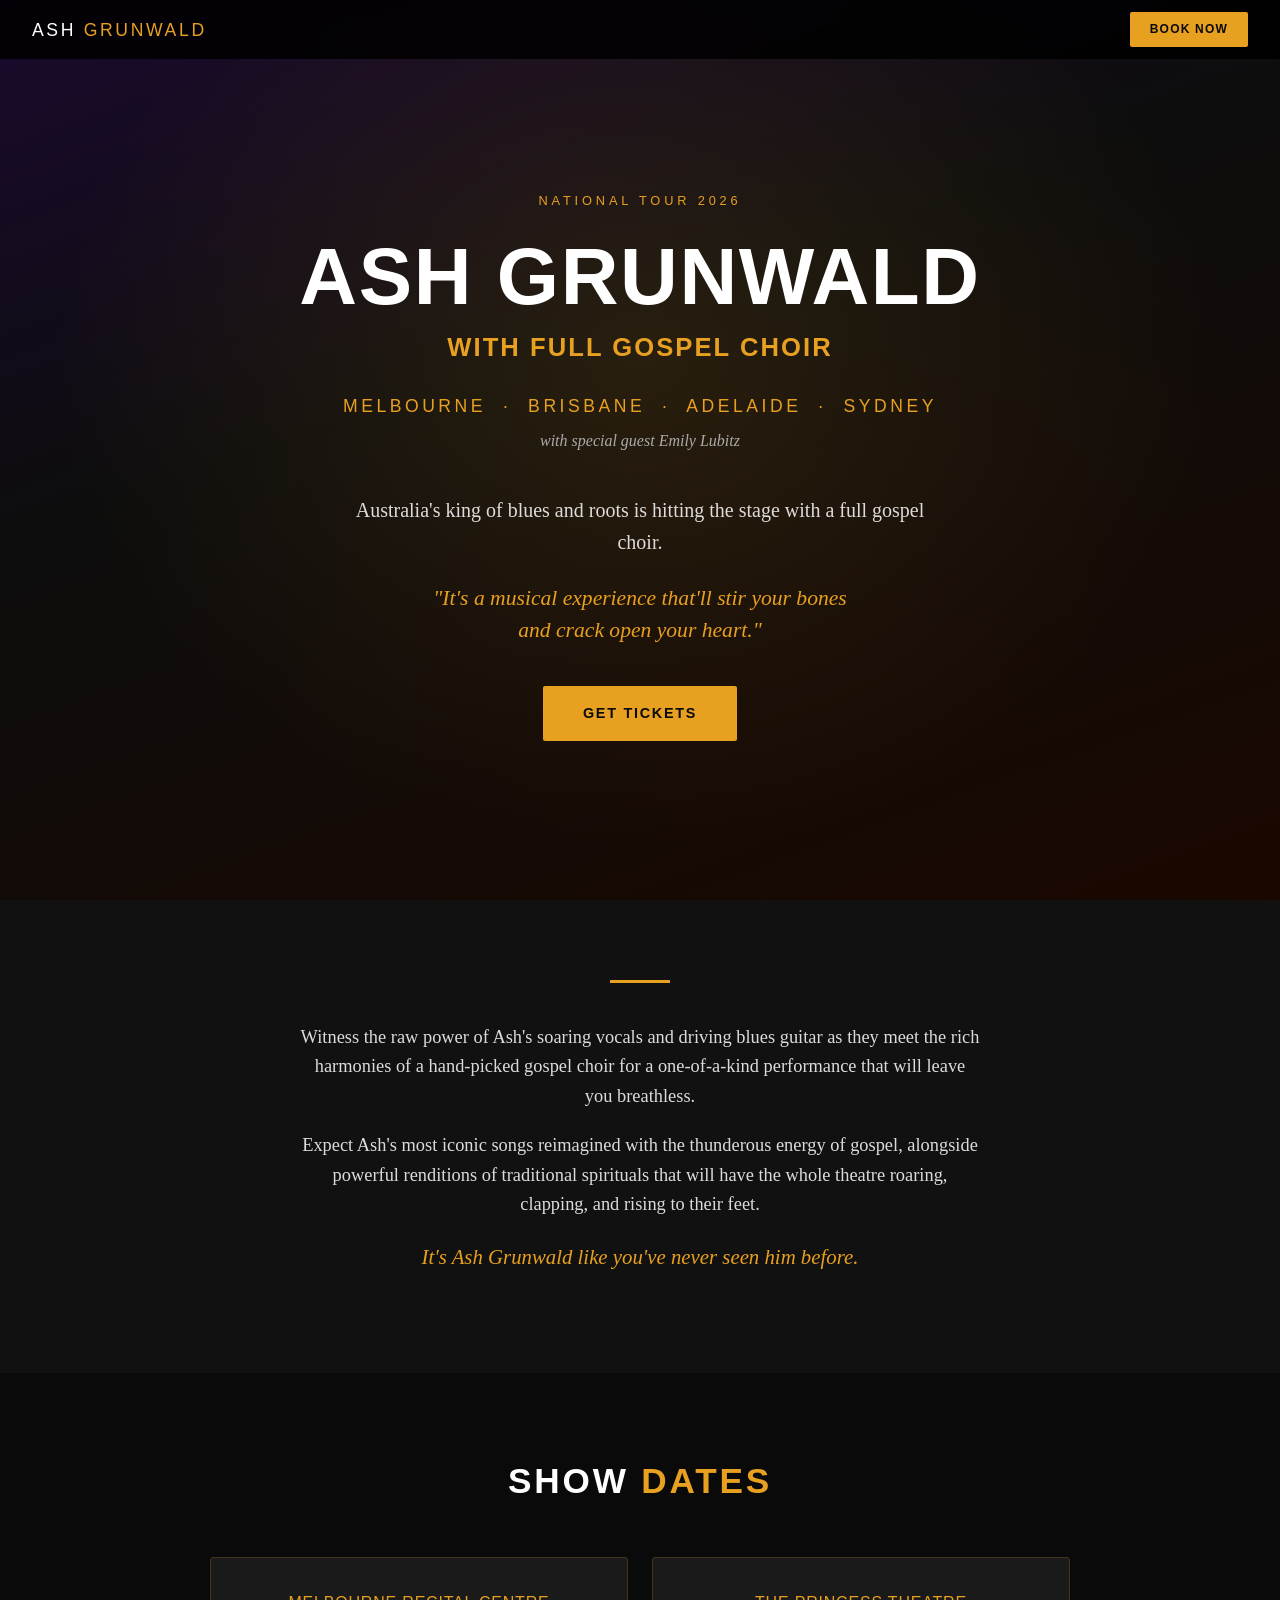
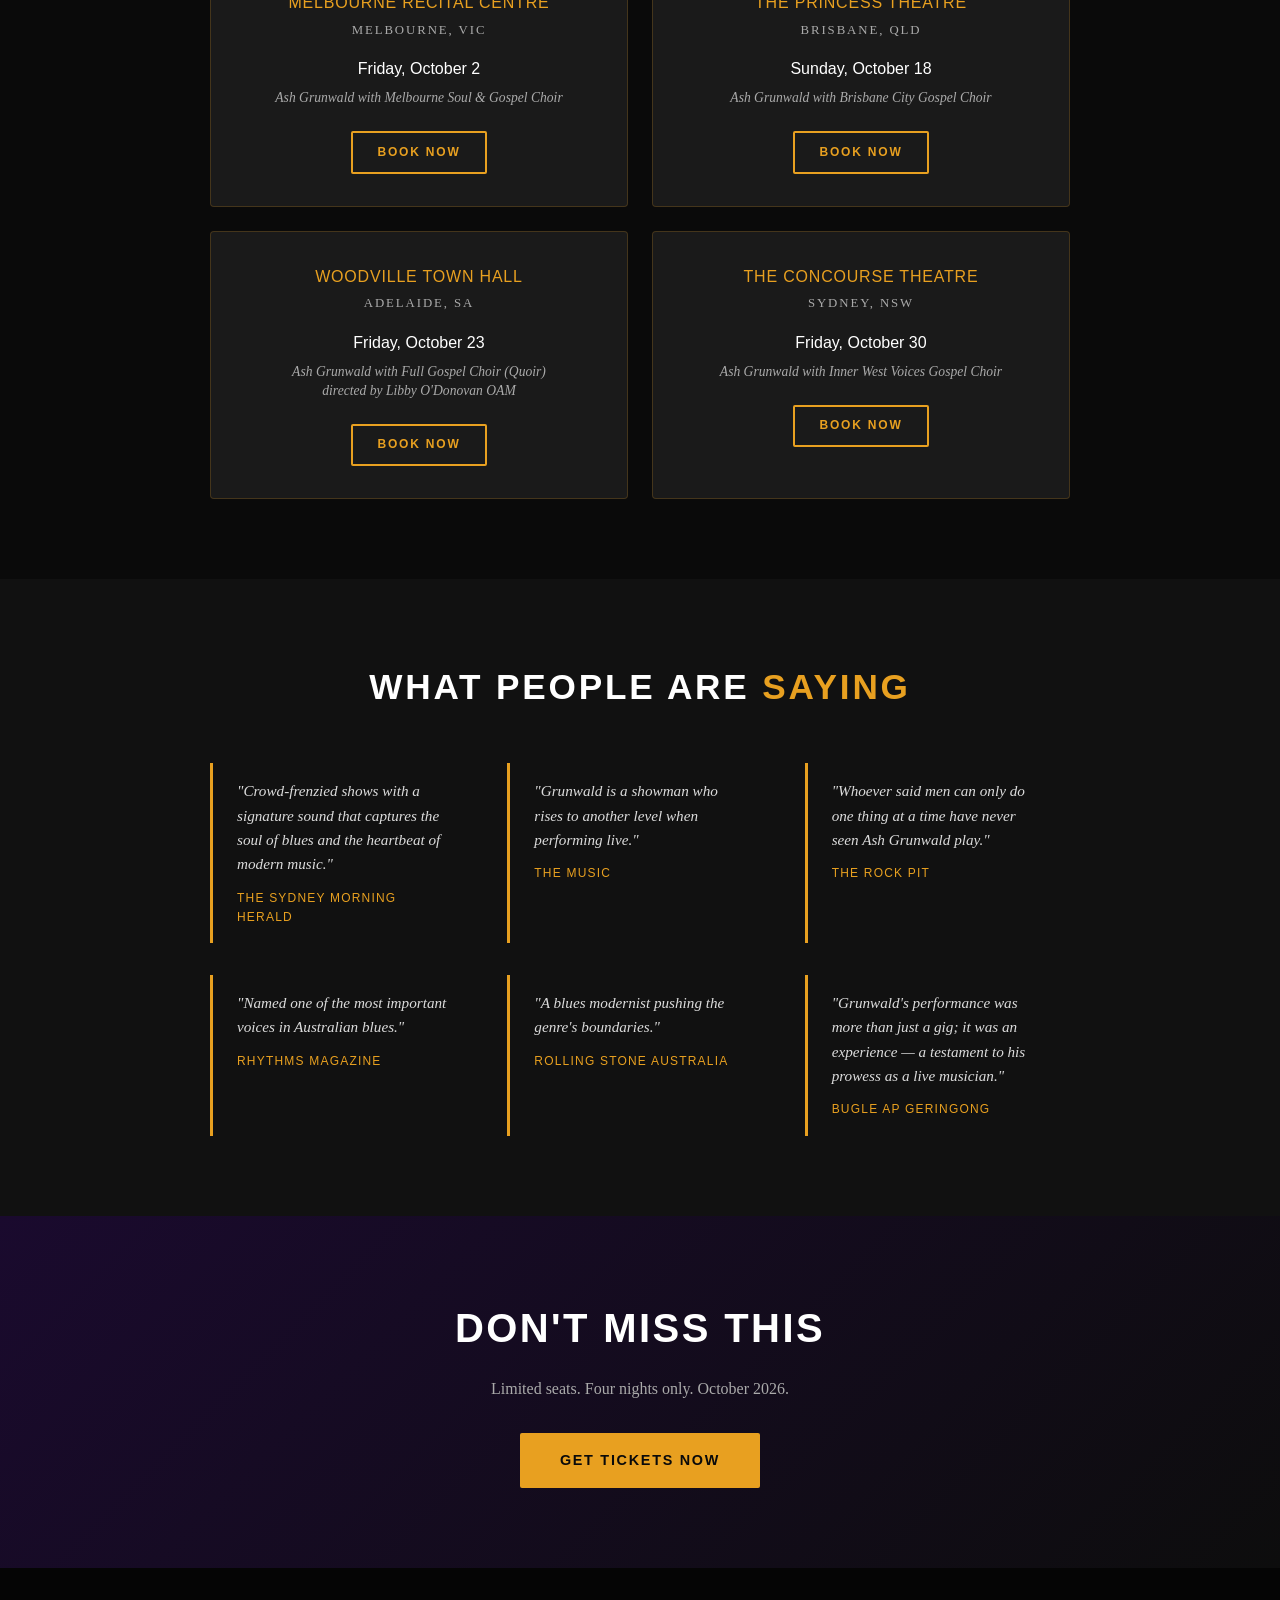
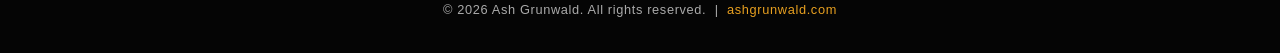
<file: gospel-tour/index.html>
<!DOCTYPE html>
<html lang="en">
<head>
  <meta charset="UTF-8" />
  <meta name="viewport" content="width=device-width, initial-scale=1.0" />
  <title>Ash Grunwald — National Tour with Full Gospel Choir 2026</title>
  <meta name="description" content="Ash Grunwald National Tour with Full Gospel Choir — Melbourne, Brisbane, Adelaide, Sydney. October 2026. With special guest Emily Lubitz." />
  <meta property="og:title" content="Ash Grunwald — National Tour with Full Gospel Choir 2026" />
  <meta property="og:description" content="Australia's king of blues and roots is hitting the stage with a full gospel choir. Melbourne. Brisbane. Adelaide. Sydney." />
  <meta property="og:type" content="website" />
  <style>
    *, *::before, *::after { box-sizing: border-box; margin: 0; padding: 0; }

    :root {
      --gold: #e8a020;
      --white: #ffffff;
      --black: #0a0a0a;
      --dark: #111111;
      --mid: #1a1a1a;
      --text-muted: #aaaaaa;
    }

    html { scroll-behavior: smooth; }

    body {
      font-family: 'Georgia', 'Times New Roman', serif;
      background: var(--black);
      color: var(--white);
      line-height: 1.6;
    }

    /* NAV */
    nav {
      position: fixed;
      top: 0; left: 0; right: 0;
      z-index: 100;
      background: rgba(0,0,0,0.85);
      backdrop-filter: blur(8px);
      display: flex;
      align-items: center;
      justify-content: space-between;
      padding: 0.75rem 2rem;
    }
    nav .logo {
      font-family: 'Arial Black', sans-serif;
      font-size: 1.1rem;
      letter-spacing: 0.15em;
      text-transform: uppercase;
      color: var(--white);
      text-decoration: none;
    }
    nav .logo span { color: var(--gold); }
    nav a.nav-cta {
      background: var(--gold);
      color: var(--black);
      font-family: 'Arial Black', sans-serif;
      font-size: 0.75rem;
      letter-spacing: 0.1em;
      text-transform: uppercase;
      text-decoration: none;
      padding: 0.5rem 1.25rem;
      border-radius: 2px;
      font-weight: 900;
    }

    /* HERO */
    .hero {
      position: relative;
      min-height: 100vh;
      display: flex;
      align-items: center;
      justify-content: center;
      text-align: center;
      overflow: hidden;
      padding: 6rem 1.5rem 4rem;
    }
    .hero-bg {
      position: absolute;
      inset: 0;
      background: linear-gradient(160deg, #1a0a2e 0%, #0d0d0d 40%, #1a0800 100%);
    }
    .hero-bg::after {
      content: '';
      position: absolute;
      inset: 0;
      background: radial-gradient(ellipse at 50% 40%, rgba(232,160,32,0.12) 0%, transparent 65%);
    }
    .hero-content {
      position: relative;
      z-index: 2;
      max-width: 780px;
    }
    .hero-eyebrow {
      font-family: 'Arial', sans-serif;
      font-size: 0.8rem;
      letter-spacing: 0.3em;
      text-transform: uppercase;
      color: var(--gold);
      margin-bottom: 1.5rem;
    }
    .hero h1 {
      font-family: 'Arial Black', 'Impact', sans-serif;
      font-size: clamp(2.4rem, 7vw, 5rem);
      line-height: 1.05;
      text-transform: uppercase;
      letter-spacing: 0.02em;
      margin-bottom: 0.5rem;
    }
    .hero h2 {
      font-family: 'Arial Black', sans-serif;
      font-size: clamp(1rem, 3vw, 1.6rem);
      font-weight: 900;
      text-transform: uppercase;
      letter-spacing: 0.08em;
      color: var(--gold);
      margin-bottom: 1.5rem;
    }
    .hero-cities {
      font-family: 'Arial', sans-serif;
      font-size: clamp(0.9rem, 2vw, 1.1rem);
      letter-spacing: 0.2em;
      text-transform: uppercase;
      color: var(--gold);
      margin-bottom: 0.5rem;
    }
    .hero-guest {
      font-style: italic;
      color: var(--text-muted);
      font-size: 1rem;
      margin-bottom: 2.5rem;
    }
    .hero-tagline {
      font-size: clamp(1rem, 2.5vw, 1.25rem);
      color: rgba(255,255,255,0.85);
      max-width: 600px;
      margin: 0 auto 1.5rem;
    }
    .hero-quote {
      font-style: italic;
      font-size: clamp(1.05rem, 2.5vw, 1.35rem);
      color: var(--gold);
      margin-bottom: 2.5rem;
      line-height: 1.5;
    }
    .btn-primary {
      display: inline-block;
      background: var(--gold);
      color: var(--black);
      font-family: 'Arial Black', sans-serif;
      font-size: 0.9rem;
      font-weight: 900;
      letter-spacing: 0.12em;
      text-transform: uppercase;
      text-decoration: none;
      padding: 1rem 2.5rem;
      border-radius: 2px;
      transition: background 0.2s, transform 0.15s;
    }
    .btn-primary:hover { background: #f5b030; transform: translateY(-2px); }

    /* SECTION SHARED */
    section { padding: 5rem 1.5rem; }
    .container { max-width: 860px; margin: 0 auto; }
    .section-title {
      font-family: 'Arial Black', sans-serif;
      font-size: clamp(1.4rem, 4vw, 2.2rem);
      text-transform: uppercase;
      letter-spacing: 0.08em;
      text-align: center;
      margin-bottom: 3rem;
    }
    .section-title span { color: var(--gold); }

    /* DESCRIPTION */
    .description {
      background: var(--dark);
    }
    .description p {
      font-size: clamp(1rem, 2vw, 1.15rem);
      color: rgba(255,255,255,0.85);
      text-align: center;
      max-width: 680px;
      margin: 0 auto 1.25rem;
    }
    .description p.highlight {
      font-style: italic;
      color: var(--gold);
      font-size: clamp(1.05rem, 2.5vw, 1.3rem);
    }

    /* SHOWS */
    .shows { background: var(--black); }
    .shows-grid {
      display: grid;
      grid-template-columns: repeat(auto-fit, minmax(280px, 1fr));
      gap: 1.5rem;
    }
    .show-card {
      background: var(--mid);
      border: 1px solid rgba(232,160,32,0.2);
      border-radius: 4px;
      padding: 2rem 1.5rem;
      text-align: center;
      transition: border-color 0.2s, transform 0.15s;
    }
    .show-card:hover { border-color: var(--gold); transform: translateY(-3px); }
    .show-venue {
      font-family: 'Arial Black', sans-serif;
      font-size: 1rem;
      text-transform: uppercase;
      letter-spacing: 0.05em;
      color: var(--gold);
      margin-bottom: 0.25rem;
    }
    .show-city {
      font-size: 0.8rem;
      letter-spacing: 0.15em;
      text-transform: uppercase;
      color: var(--text-muted);
      margin-bottom: 1rem;
    }
    .show-date {
      font-family: 'Arial', sans-serif;
      font-size: 1rem;
      color: var(--white);
      margin-bottom: 0.4rem;
    }
    .show-choir {
      font-size: 0.85rem;
      color: var(--text-muted);
      font-style: italic;
      margin-bottom: 1.5rem;
      line-height: 1.4;
    }
    .btn-book {
      display: inline-block;
      background: transparent;
      color: var(--gold);
      border: 2px solid var(--gold);
      font-family: 'Arial Black', sans-serif;
      font-size: 0.75rem;
      font-weight: 900;
      letter-spacing: 0.15em;
      text-transform: uppercase;
      text-decoration: none;
      padding: 0.6rem 1.5rem;
      border-radius: 2px;
      transition: background 0.2s, color 0.2s;
    }
    .btn-book:hover { background: var(--gold); color: var(--black); }

    /* QUOTES */
    .quotes { background: var(--dark); }
    .quotes-grid {
      display: grid;
      grid-template-columns: repeat(auto-fit, minmax(240px, 1fr));
      gap: 2rem;
    }
    .quote-card {
      border-left: 3px solid var(--gold);
      padding: 1rem 1.5rem;
    }
    .quote-text {
      font-style: italic;
      font-size: 0.95rem;
      color: rgba(255,255,255,0.85);
      margin-bottom: 0.75rem;
      line-height: 1.6;
    }
    .quote-source {
      font-family: 'Arial', sans-serif;
      font-size: 0.75rem;
      letter-spacing: 0.1em;
      text-transform: uppercase;
      color: var(--gold);
    }

    /* CTA */
    .cta-section {
      background: linear-gradient(135deg, #1a0a2e 0%, #0d0d0d 100%);
      text-align: center;
    }
    .cta-section h2 {
      font-family: 'Arial Black', sans-serif;
      font-size: clamp(1.5rem, 4vw, 2.5rem);
      text-transform: uppercase;
      letter-spacing: 0.06em;
      margin-bottom: 1rem;
    }
    .cta-section p {
      color: var(--text-muted);
      margin-bottom: 2rem;
      font-size: 1rem;
    }

    /* FOOTER */
    footer {
      background: #050505;
      text-align: center;
      padding: 2rem 1.5rem;
      font-family: 'Arial', sans-serif;
      font-size: 0.8rem;
      color: var(--text-muted);
      letter-spacing: 0.05em;
    }
    footer a { color: var(--gold); text-decoration: none; }

    /* DIVIDER */
    .divider {
      width: 60px;
      height: 3px;
      background: var(--gold);
      margin: 0 auto 2.5rem;
    }

    @media (max-width: 600px) {
      nav { padding: 0.75rem 1rem; }
      .shows-grid { grid-template-columns: 1fr; }
    }
  </style>
</head>
<body>

  <!-- NAV -->
  <nav>
    <a href="https://www.ashgrunwald.com" class="logo">Ash <span>Grunwald</span></a>
    <a href="#shows" class="nav-cta">Book Now</a>
  </nav>

  <!-- HERO -->
  <section class="hero">
    <div class="hero-bg"></div>
    <div class="hero-content">
      <p class="hero-eyebrow">National Tour 2026</p>
      <h1>Ash Grunwald</h1>
      <h2>with Full Gospel Choir</h2>
      <p class="hero-cities">Melbourne &nbsp;·&nbsp; Brisbane &nbsp;·&nbsp; Adelaide &nbsp;·&nbsp; Sydney</p>
      <p class="hero-guest">with special guest Emily Lubitz</p>
      <p class="hero-tagline">
        Australia's king of blues and roots is hitting the stage with a full gospel choir.
      </p>
      <p class="hero-quote">
        "It's a musical experience that'll stir your bones<br>and crack open your heart."
      </p>
      <a href="#shows" class="btn-primary">Get Tickets</a>
    </div>
  </section>

  <!-- DESCRIPTION -->
  <section class="description">
    <div class="container">
      <div class="divider"></div>
      <p>
        Witness the raw power of Ash's soaring vocals and driving blues guitar as they meet the rich harmonies of a hand-picked gospel choir for a one-of-a-kind performance that will leave you breathless.
      </p>
      <p>
        Expect Ash's most iconic songs reimagined with the thunderous energy of gospel, alongside powerful renditions of traditional spirituals that will have the whole theatre roaring, clapping, and rising to their feet.
      </p>
      <p class="highlight">It's Ash Grunwald like you've never seen him before.</p>
    </div>
  </section>

  <!-- SHOWS -->
  <section class="shows" id="shows">
    <div class="container">
      <h2 class="section-title">Show <span>Dates</span></h2>
      <div class="shows-grid">

        <div class="show-card">
          <p class="show-venue">Melbourne Recital Centre</p>
          <p class="show-city">Melbourne, VIC</p>
          <p class="show-date">Friday, October 2</p>
          <p class="show-choir">Ash Grunwald with Melbourne Soul &amp; Gospel Choir</p>
          <a href="https://www.melbournerecital.com.au/whats-on/current-productions/ash-grunwald" target="_blank" rel="noopener" class="btn-book">Book Now</a>
        </div>

        <div class="show-card">
          <p class="show-venue">The Princess Theatre</p>
          <p class="show-city">Brisbane, QLD</p>
          <p class="show-date">Sunday, October 18</p>
          <p class="show-choir">Ash Grunwald with Brisbane City Gospel Choir</p>
          <a href="https://www.ticketmaster.com.au/event/25006437C261C109" target="_blank" rel="noopener" class="btn-book">Book Now</a>
        </div>

        <div class="show-card">
          <p class="show-venue">Woodville Town Hall</p>
          <p class="show-city">Adelaide, SA</p>
          <p class="show-date">Friday, October 23</p>
          <p class="show-choir">Ash Grunwald with Full Gospel Choir (Quoir)<br><em>directed by Libby O'Donovan OAM</em></p>
          <a href="https://events.humanitix.com/ash-grunwald-with-full-gospel-choir-at-woodville-town-hall" target="_blank" rel="noopener" class="btn-book">Book Now</a>
        </div>

        <div class="show-card">
          <p class="show-venue">The Concourse Theatre</p>
          <p class="show-city">Sydney, NSW</p>
          <p class="show-date">Friday, October 30</p>
          <p class="show-choir">Ash Grunwald with Inner West Voices Gospel Choir</p>
          <a href="https://aucentury.sales.ticketsearch.com/sales/salesevent?ev=159821&promocode=ARTISTPRE" target="_blank" rel="noopener" class="btn-book">Book Now</a>
        </div>

      </div>
    </div>
  </section>

  <!-- QUOTES -->
  <section class="quotes">
    <div class="container">
      <h2 class="section-title">What People Are <span>Saying</span></h2>
      <div class="quotes-grid">
        <div class="quote-card">
          <p class="quote-text">"Crowd-frenzied shows with a signature sound that captures the soul of blues and the heartbeat of modern music."</p>
          <p class="quote-source">The Sydney Morning Herald</p>
        </div>
        <div class="quote-card">
          <p class="quote-text">"Grunwald is a showman who rises to another level when performing live."</p>
          <p class="quote-source">The Music</p>
        </div>
        <div class="quote-card">
          <p class="quote-text">"Whoever said men can only do one thing at a time have never seen Ash Grunwald play."</p>
          <p class="quote-source">The Rock Pit</p>
        </div>
        <div class="quote-card">
          <p class="quote-text">"Named one of the most important voices in Australian blues."</p>
          <p class="quote-source">Rhythms Magazine</p>
        </div>
        <div class="quote-card">
          <p class="quote-text">"A blues modernist pushing the genre's boundaries."</p>
          <p class="quote-source">Rolling Stone Australia</p>
        </div>
        <div class="quote-card">
          <p class="quote-text">"Grunwald's performance was more than just a gig; it was an experience — a testament to his prowess as a live musician."</p>
          <p class="quote-source">Bugle Ap Geringong</p>
        </div>
      </div>
    </div>
  </section>

  <!-- CTA -->
  <section class="cta-section">
    <div class="container">
      <h2>Don't Miss This</h2>
      <p>Limited seats. Four nights only. October 2026.</p>
      <a href="#shows" class="btn-primary">Get Tickets Now</a>
    </div>
  </section>

  <!-- FOOTER -->
  <footer>
    <p>&copy; 2026 Ash Grunwald. All rights reserved. &nbsp;|&nbsp; <a href="https://www.ashgrunwald.com">ashgrunwald.com</a></p>
  </footer>

</body>
</html>
</file>
